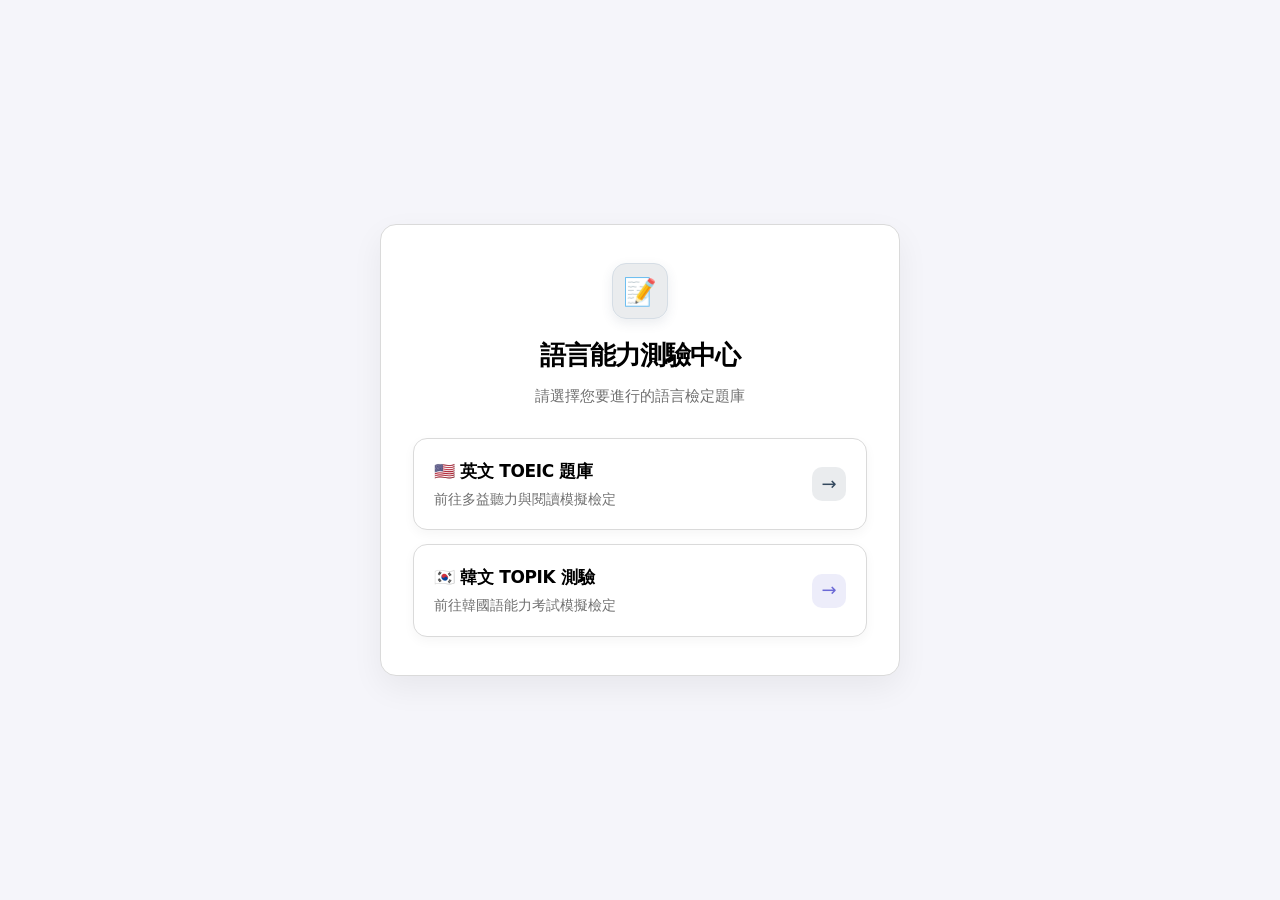
<file: index.html>
<!doctype html>
<html lang="zh-Hant-TW">
<head>
  <meta charset="utf-8">
  <meta name="viewport" content="width=device-width, initial-scale=1">
  <title>測驗網站</title>

  <style>
    :root {
      --bg: #f5f5fa;
      --card: #ffffff;
      --text: #000000;
      --muted: #707070;
      --border: #dadada;
      --blue: #34495e;
      --blue-soft: rgba(52, 73, 94, .10);
      --purple: #6b69d6;
      --purple-soft: rgba(107, 105, 214, .12);
    }
    * { box-sizing: border-box; margin: 0; padding: 0; }
    body {
      font-family: Inter, ui-sans-serif, system-ui, -apple-system, BlinkMacSystemFont, "Segoe UI", "Noto Sans TC", sans-serif;
      background: var(--bg);
      min-height: 100vh;
      display: flex;
      align-items: center;
      justify-content: center;
      padding: 24px;
      color: var(--text);
      line-height: 1.6;
      -webkit-font-smoothing: antialiased;
    }
    main {
      width: 100%;
      max-width: 520px;
      background: var(--card);
      border: 1px solid var(--border);
      border-radius: 16px;
      padding: 38px 32px;
      box-shadow: 0 12px 32px rgba(0, 0, 0, 0.06);
    }
    .header { text-align: center; margin-bottom: 30px; }
    .icon-badge {
      display: inline-flex;
      align-items: center;
      justify-content: center;
      width: 56px;
      height: 56px;
      background: var(--blue-soft);
      border: 1px solid #d5dde5;
      border-radius: 14px;
      font-size: 27px;
      margin-bottom: 16px;
      box-shadow: 0 4px 12px rgba(52,73,94,.10);
    }
    h1 { font-size: 26px; font-weight: 800; letter-spacing: -.04em; margin-bottom: 7px; }
    p.subtitle { color: var(--muted); font-size: 15px; }
    .links { display: flex; flex-direction: column; gap: 14px; }
    .link-button {
      display: flex;
      align-items: center;
      justify-content: space-between;
      padding: 19px 20px;
      color: var(--text);
      text-decoration: none;
      border: 1px solid var(--border);
      border-radius: 14px;
      background: #fff;
      box-shadow: 0 4px 12px rgba(0,0,0,.04);
      transition: transform .2s ease, box-shadow .2s ease, border-color .2s ease, background .2s ease;
    }
    .link-button:hover { transform: translateY(-2px); box-shadow: 0 10px 24px rgba(0,0,0,.08); }
    .english:hover { border-color: #bdc3c7; background: #f7f8fa; }
    .korean:hover { border-color: #c9c8ee; background: #f8f8fc; }
    .button-content { display: flex; flex-direction: column; gap: 3px; }
    .button-title { font-size: 17px; font-weight: 750; letter-spacing: -.02em; }
    .button-description { color: var(--muted); font-size: 14px; font-weight: 400; }
    .arrow-icon {
      display: grid;
      place-items: center;
      flex: 0 0 34px;
      height: 34px;
      margin-left: 14px;
      border-radius: 10px;
      color: var(--blue);
      background: var(--blue-soft);
      font-size: 18px;
      transition: transform .2s ease;
    }
    .korean .arrow-icon { color: var(--purple); background: var(--purple-soft); }
    .link-button:hover .arrow-icon { transform: translateX(3px); }
    .link-button:focus-visible { outline: 3px solid rgba(52,73,94,.28); outline-offset: 3px; }
    @media (max-width: 560px) { main { padding: 30px 20px; } .link-button { padding: 17px 16px; } }
    @media (prefers-color-scheme: dark) {
      :root { --bg: #303030; --card: #424242; --text: rgba(255,255,255,.9); --muted: rgba(255,255,255,.7); --border: rgba(255,255,255,.12); --blue: #ecf0f1; --blue-soft: rgba(236,240,241,.12); --purple: #bdc3c7; --purple-soft: rgba(189,195,199,.14); }
      .link-button { background: #424242; }
      .english:hover { background: #4b4b4b; border-color: #717171; }
      .korean:hover { background: #4b4b4b; border-color: #717171; }
      .icon-badge { border-color: rgba(255,255,255,.16); }
    }
  </style>
</head>

<body>
  <main>
    <div class="header">
      <div class="icon-badge">📝</div>
      <h1>語言能力測驗中心</h1>
      <p class="subtitle">請選擇您要進行的語言檢定題庫</p>
    </div>

    <div class="links">
      <a href="./english_toeic/" class="link-button english">
        <div class="button-content">
          <span class="button-title">🇺🇸 英文 TOEIC 題庫</span>
          <span class="button-description">前往多益聽力與閱讀模擬檢定</span>
        </div>
        <span class="arrow-icon">→</span>
      </a>

      <a href="./korean_topik/" class="link-button korean">
        <div class="button-content">
          <span class="button-title">🇰🇷 韓文 TOPIK 測驗</span>
          <span class="button-description">前往韓國語能力考試模擬檢定</span>
        </div>
        <span class="arrow-icon">→</span>
      </a>
    </div>
  </main>
</body>
</html>
</file>
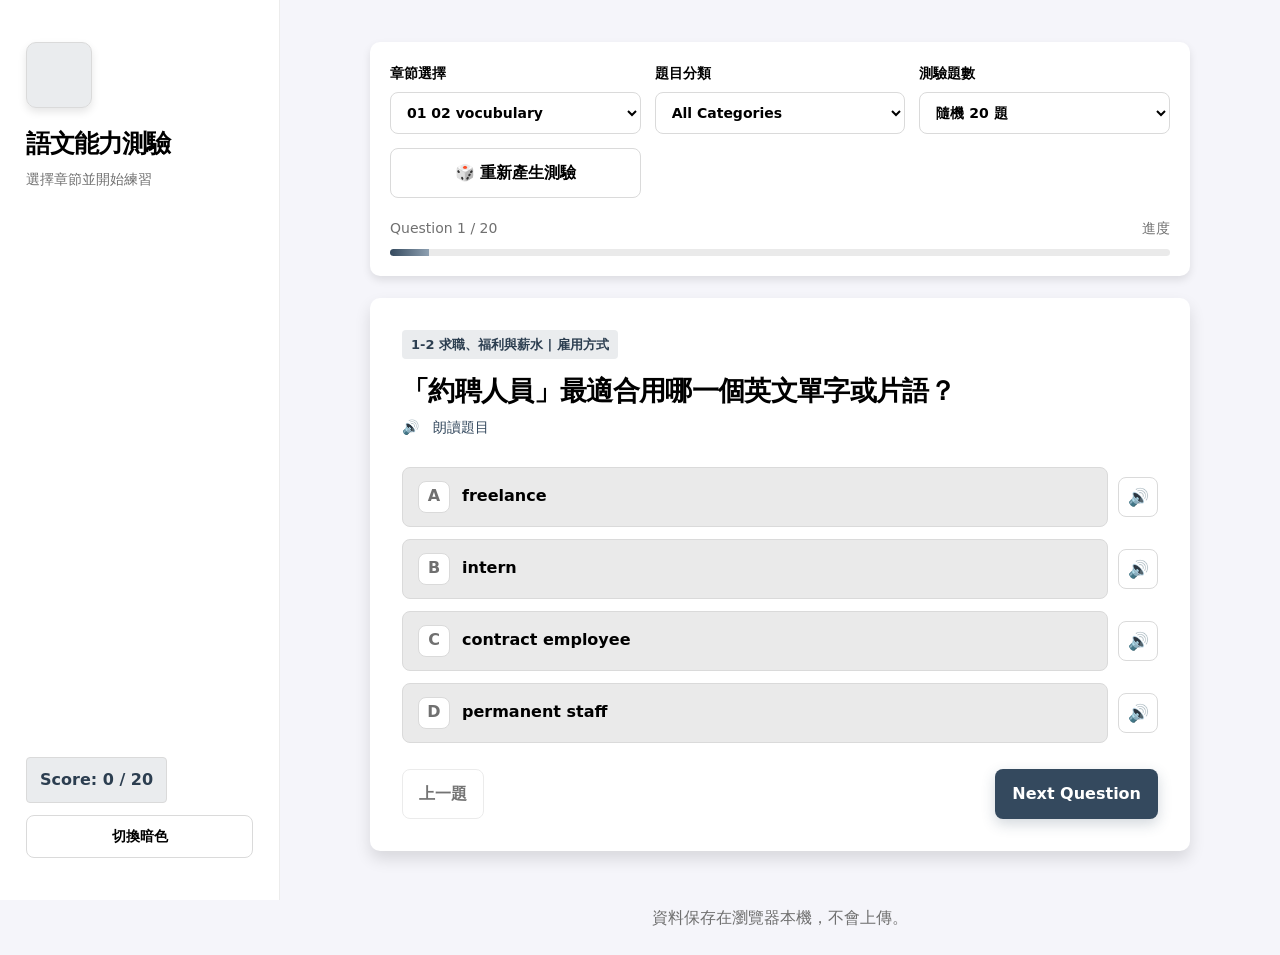
<file: english_toeic/index.html>
<!doctype html>
<html lang="zh-Hant-TW">

<head>
    <meta charset="utf-8">
    <meta name="viewport" content="width=device-width,initial-scale=1">
    <title>語文能力測驗</title>
    <link rel="stylesheet" href="src/styles.css?v=5016681a2cf4b2ed54492978387fc57acb209581">
</head>
<body>
    <header class="header">
        <div class="header-inner">
            <h1>語文能力測驗</h1>
            <div id="score" class="badge">得分：0 / 0</div>
        </div>
    </header>
    <main class="container">
        <section class="panel">
            <div class="controls"><label class="field">章節選擇<select id="chapter">
                        <option value="all">全部章節</option>
                    </select></label><label class="field">題目分類<select id="category">
                        <option value="all">全部分類</option>
                    </select></label><label class="field">測驗題數<select id="size">
                        <option value="20">隨機 20 題</option>
                        <option value="40">隨機 40 題</option>
                        <option value="all">全部題目</option>
                    </select></label><button class="secondary" onclick="makeQuiz()">🎲 重新產生測驗</button></div>
            <div class="progress-meta"><span id="counter">載入中</span><span>進度</span></div>
            <div class="progress">
                <div id="bar"></div>
            </div>
        </section>
        <section id="quiz" class="card"><span id="tag" class="tag"></span>
            <h2 id="question">載入中...</h2>
            <div class="question-toolbar"><span id="speak-question" class="speak-link" role="button" tabindex="0">🔊　朗讀題目</span></div>
            <div id="options" class="options"></div>
            <div id="explanation" class="explanation hidden"></div>
            <div class="nav"><button id="prev" class="secondary" onclick="move(-1)">上一題</button><button id="next"
                    class="primary" onclick="move(1)">下一題</button></div>
        </section>
        <section id="result" class="card result hidden">
            <div style="font-size:52px">🏆</div>
            <h2>測驗完成</h2>
            <div id="final" class="score"></div>
            <p id="summary"></p><button class="primary" onclick="makeQuiz()">再練習一次</button>
        </section>
    </main>
    <footer>資料保存在瀏覽器本機，不會上傳。</footer>
    <div id="loader-status" style="text-align:center;padding:12px;color:#64748b">正在載入語文題庫...</div>
    <script src="src/chapter-loader.js"></script>
  <script src="src/theme.js?v=5016681a2cf4b2ed54492978387fc57acb209581"></script>
</body>
</html>
</file>
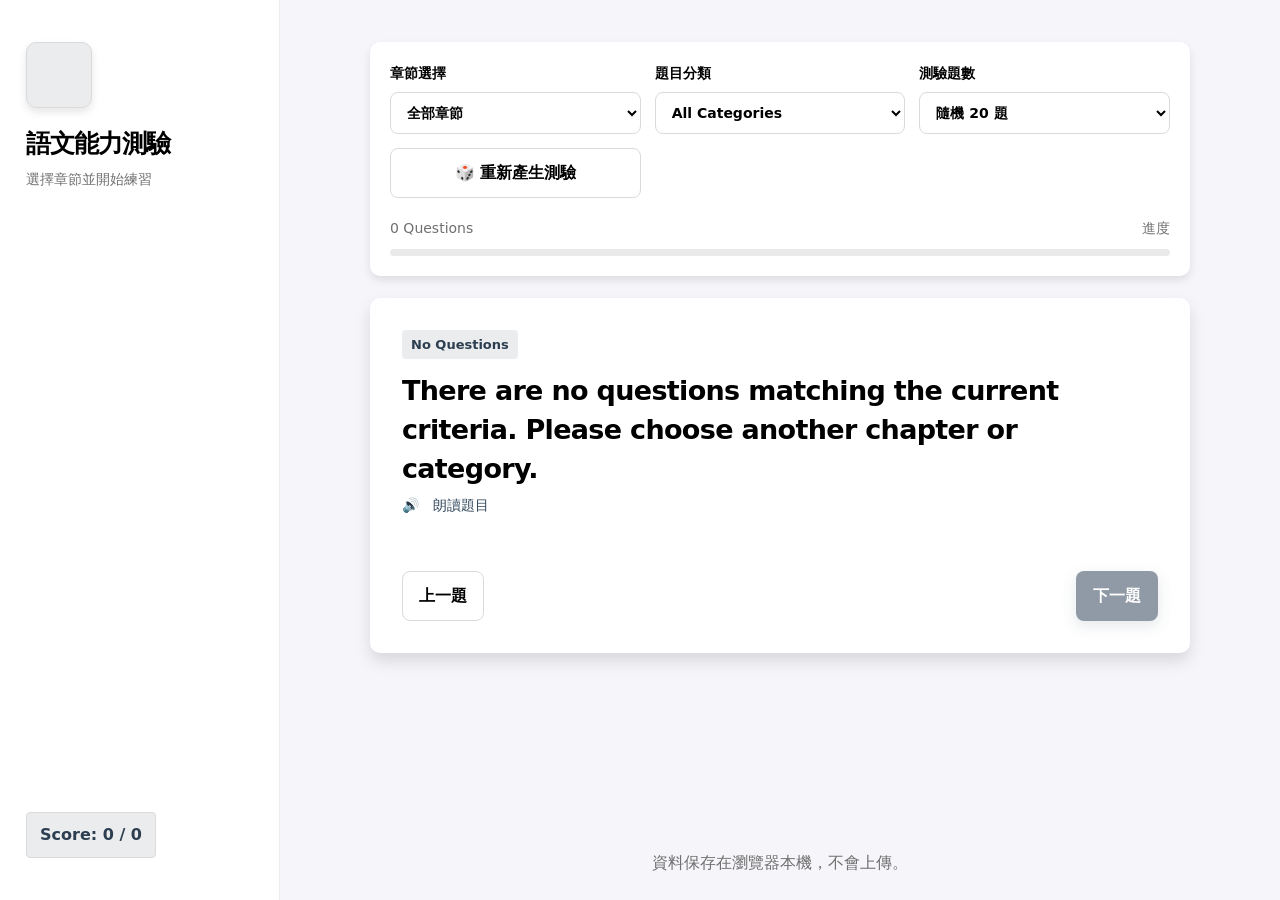
<file: quiz.html>
<!doctype html>
<html lang="zh-Hant-TW">

<head>
    <meta charset="utf-8">
    <meta name="viewport" content="width=device-width,initial-scale=1">
    <title>語文能力測驗</title>
    <link rel="stylesheet" href="src/styles.css">
</head>
<body>
    <header class="header">
        <div class="header-inner">
            <h1>語文能力測驗</h1>
            <div id="score" class="badge">得分：0 / 0</div>
        </div>
    </header>
    <main class="container">
        <section class="panel">
            <div class="controls"><label class="field">章節選擇<select id="chapter">
                        <option value="all">全部章節</option>
                    </select></label><label class="field">題目分類<select id="category">
                        <option value="all">全部分類</option>
                    </select></label><label class="field">測驗題數<select id="size">
                        <option value="20">隨機 20 題</option>
                        <option value="40">隨機 40 題</option>
                        <option value="all">全部題目</option>
                    </select></label><button class="secondary" onclick="makeQuiz()">🎲 重新產生測驗</button></div>
            <div class="progress-meta"><span id="counter">載入中</span><span>進度</span></div>
            <div class="progress">
                <div id="bar"></div>
            </div>
        </section>
        <section id="quiz" class="card"><span id="tag" class="tag"></span>
            <h2 id="question">載入中...</h2>
            <div class="question-toolbar"><span id="speak-question" class="speak-link" role="button" tabindex="0">🔊　朗讀題目</span></div>
            <div id="options" class="options"></div>
            <div id="explanation" class="explanation hidden"></div>
            <div class="nav"><button id="prev" class="secondary" onclick="move(-1)">上一題</button><button id="next"
                    class="primary" onclick="move(1)">下一題</button></div>
        </section>
        <section id="result" class="card result hidden">
            <div style="font-size:52px">🏆</div>
            <h2>測驗完成</h2>
            <div id="final" class="score"></div>
            <p id="summary"></p><button class="primary" onclick="makeQuiz()">再練習一次</button>
        </section>
    </main>
    <footer>資料保存在瀏覽器本機，不會上傳。</footer>
    <div id="loader-status" style="text-align:center;padding:12px;color:#64748b">正在載入語文題庫...</div>
    <script src="src/chapter-loader.js"></script>
</body>
</html>
</file>
<file: english_toeic/src/styles.css>
:root {
  color-scheme: light;
  --theme-color: #34495e;
  --theme-color-dark: #2c3e50;
  --accent-soft: rgba(52, 73, 94, .10);
  --body-background: #f5f5fa;
  --card-background: #ffffff;
  --card-background-selected: #eaeaea;
  --text-primary: #000000;
  --text-secondary: #707070;
  --border-color: rgba(218, 218, 218, .5);
  --control-border-color: #dadada;
  --focus-ring: rgba(52, 73, 94, .24);
  --primary-text: #ffffff;
  --sidebar-width: 280px;
  --content-width: 820px;
  --shadow-l1: 0 4px 8px rgba(0, 0, 0, .10);
  --shadow-l2: 0 8px 16px rgba(0, 0, 0, .12);
  --radius-card: 10px;
  --radius-control: 8px;
}

* { box-sizing: border-box; }

html { background: var(--body-background); }

body {
  margin: 0;
  min-height: 100vh;
  display: grid;
  grid-template-columns: var(--sidebar-width) minmax(0, 1fr);
  grid-template-rows: minmax(0, 1fr) auto;
  font-family: Inter, ui-sans-serif, system-ui, -apple-system, BlinkMacSystemFont, "Segoe UI", "Noto Sans TC", sans-serif;
  color: var(--text-primary);
  background: var(--body-background);
  line-height: 1.65;
  -webkit-font-smoothing: antialiased;
}

/* Left profile/sidebar, inspired by Stack's calm card-based visual language. */
.header {
  grid-column: 1;
  grid-row: 1 / -1;
  position: sticky;
  top: 0;
  height: 100vh;
  padding: 42px 26px;
  background: var(--card-background);
  border-right: 1px solid var(--border-color);
}

.header-inner {
  width: 100%;
  height: 100%;
  display: flex;
  flex-direction: column;
  align-items: flex-start;
}

.header-inner::before {
  content: "";
  display: grid;
  place-items: center;
  width: 64px;
  height: 64px;
  margin-bottom: 20px;
  border: 1px solid var(--control-border-color);
  border-radius: var(--radius-card);
  background: var(--accent-soft);
  box-shadow: var(--shadow-l1);
  font-size: 29px;
}

.header h1 {
  margin: 0;
  font-size: 25px;
  line-height: 1.3;
  letter-spacing: -0.04em;
}

.header h1::after {
  content: "選擇章節並開始練習";
  display: block;
  margin-top: 9px;
  color: var(--text-secondary);
  font-size: 14px;
  font-weight: 500;
  letter-spacing: 0;
}

.badge {
  margin-top: auto;
  padding: 9px 13px;
  color: var(--theme-color-dark);
  background: var(--accent-soft);
  border: 1px solid var(--control-border-color);
  border-radius: 4px;
  white-space: nowrap;
  font-weight: 800;
}

.container {
  grid-column: 2;
  grid-row: 1;
  width: min(100%, calc(var(--content-width) + 48px));
  margin: 0 auto;
  padding: 42px 24px 54px;
}

.panel,
.card {
  background: var(--card-background);
  border: 0;
  border-radius: var(--radius-card);
  box-shadow: var(--shadow-l1);
}

.panel {
  padding: 20px;
  margin-bottom: 22px;
}

.card {
  padding: 32px;
  box-shadow: var(--shadow-l2);
}

.controls {
  display: grid;
  grid-template-columns: repeat(3, minmax(0, 1fr));
  gap: 14px;
}

.controls > button { align-self: end; }

.field {
  display: grid;
  gap: 7px;
  color: var(--text-primary);
  font-size: 14px;
  font-weight: 800;
}

select,
button { font: inherit; }

select {
  width: 100%;
  padding: 11px 12px;
  color: var(--text-primary);
  background: var(--card-background);
  border: 1px solid var(--control-border-color);
  border-radius: var(--radius-control);
}

button {
  padding: 11px 16px;
  cursor: pointer;
  border: 1px solid transparent;
  border-radius: var(--radius-control);
  font-weight: 800;
  transition: transform .18s ease, box-shadow .18s ease, background .18s ease;
}

button:hover:not(:disabled) { transform: translateY(-1px); }
button:disabled { cursor: not-allowed; opacity: .55; }
button:focus-visible,
select:focus-visible {
  outline: 3px solid var(--focus-ring);
  outline-offset: 2px;
}

.primary {
  color: var(--primary-text);
  background: var(--theme-color);
  box-shadow: 0 5px 14px rgba(52, 73, 94, .22);
}

.primary:hover:not(:disabled) { background: var(--theme-color-dark); }

.secondary {
  color: var(--text-primary);
  background: var(--card-background);
  border-color: var(--control-border-color);
}

.secondary:hover:not(:disabled) { background: var(--card-background-selected); }

.progress-meta {
  display: flex;
  justify-content: space-between;
  margin-top: 19px;
  color: var(--text-secondary);
  font-size: 14px;
}

.progress {
  height: 7px;
  margin-top: 8px;
  overflow: hidden;
  background: #eaeaea;
  border-radius: 999px;
}

.progress div {
  width: 0;
  height: 100%;
  background: linear-gradient(90deg, var(--theme-color), #8ea0b1);
  transition: width .25s ease;
}

.tag {
  display: inline-block;
  margin-bottom: 12px;
  padding: 4px 9px;
  color: var(--theme-color-dark);
  background: var(--accent-soft);
  border-radius: 4px;
  font-size: 13px;
  font-weight: 800;
}

.passage {
  margin: 0 0 24px;
  padding: 22px 24px;
  color: var(--text-primary);
  background: var(--body-background);
  border: 1px solid var(--control-border-color);
  border-left: 4px solid var(--theme-color);
  border-radius: var(--radius-control);
  line-height: 1.8;
  white-space: normal;
}

.passage-title {
  margin: 0 0 12px;
  font-size: 18px;
  line-height: 1.4;
}

.passage p { margin: 0; }
.passage p + p { margin-top: 12px; }

.card h2 {
  margin: 0;
  font-size: clamp(21px, 3vw, 27px);
  line-height: 1.45;
  letter-spacing: -0.025em;
}

.option-row {
  display: grid;
  grid-template-columns: 1fr auto;
  gap: 10px;
  align-items: center;
}

.opt-text { white-space: normal; }

.speak-btn {
  flex: 0 0 auto;
  width: 40px;
  height: 40px;
  padding: 0;
  display: inline-grid;
  place-items: center;
  font-size: 17px;
  color: var(--text-primary);
  background: var(--card-background);
  border: 1px solid var(--control-border-color);
  border-radius: var(--radius-control);
  cursor: pointer;
  transition: background .15s ease, border-color .15s ease;
}
.speak-btn:hover { background: var(--accent-soft); border-color: var(--theme-color-dark); }

.question-toolbar { margin: 4px 0 18px; }

.speak-link {
  display: inline-flex;
  align-items: center;
  gap: 6px;
  font-size: 14px;
  cursor: pointer;
  color: var(--theme-color);
  user-select: none;
}
.speak-link:hover { text-decoration: underline; }

.speak-passage {
  display: inline-block;
  margin: 0 0 14px;
  font-size: 13px;
  cursor: pointer;
  color: var(--theme-color);
  background: var(--card-background);
  border: 1px solid var(--control-border-color);
  border-radius: var(--radius-control);
  padding: 5px 10px;
}
.speak-passage:hover { background: var(--accent-soft); border-color: var(--theme-color-dark); }

.options {
  display: grid;
  gap: 12px;
  margin: 26px 0;
}

.option {
  display: flex;
  align-items: center;
  gap: 12px;
  width: 100%;
  padding: 13px 15px;
  color: var(--text-primary);
  text-align: left;
  background: var(--card-background-selected);
  border-color: var(--control-border-color);
}

.option:hover:not(:disabled) {
  background: var(--accent-soft);
  border-color: var(--theme-color-dark);
}

.letter {
  display: inline-grid;
  place-items: center;
  flex: 0 0 32px;
  height: 32px;
  color: var(--text-secondary);
  background: var(--card-background);
  border: 1px solid var(--control-border-color);
  border-radius: var(--radius-control);
}

.correct { color: #166534; background: #ecfdf5 !important; border-color: #bbf7d0 !important; }
.wrong { color: #9f1239; background: #fff1f2 !important; border-color: #fecdd3 !important; }
.explanation { padding: 14px 16px; border-left: 4px solid currentColor; border-radius: 10px; line-height: 1.7; }
.good { color: #166534; background: #f0fdf4; }
.bad { color: #9a3412; background: #fff7ed; }
.nav { display: flex; justify-content: space-between; gap: 12px; margin-top: 26px; }
.result { text-align: center; }
.score { color: var(--theme-color); font-size: 44px; font-weight: 900; letter-spacing: -.04em; }
.hidden { display: none; }

footer,
#loader-status {
  grid-column: 2;
  grid-row: 2;
  padding: 0 24px 24px;
  color: var(--text-secondary);
  text-align: center;
}

@media (max-width: 900px) {
  :root { --sidebar-width: 220px; }
  .header { padding: 34px 22px; }
  .controls { grid-template-columns: repeat(2, minmax(0, 1fr)); }
}

@media (max-width: 700px) {
  body {
    display: block;
  }

  .header {
    position: static;
    height: auto;
    padding: 20px 18px;
    border-right: 0;
    border-bottom: 1px solid var(--border-color);
  }

  .header-inner {
    display: grid;
    grid-template-columns: auto 1fr;
    grid-template-rows: auto auto;
    column-gap: 14px;
    align-items: center;
  }

  .header-inner::before {
    grid-column: 1;
    grid-row: 1 / span 2;
    width: 48px;
    height: 48px;
    margin: 0;
    border-radius: var(--radius-card);
    font-size: 23px;
  }

  .header h1 { grid-column: 2; font-size: 20px; }
  .header h1::after { display: none; }
  .badge { grid-column: 2; margin: 3px 0 0; padding: 0; background: transparent; border: 0; font-size: 13px; }
  .container { width: 100%; padding: 20px 16px 36px; }
  .card { padding: 23px 18px; }
  footer, #loader-status { padding: 0 16px 20px; }
}

@media (max-width: 520px) {
  .controls { grid-template-columns: 1fr; }
}

/* Theme switch */
.theme-toggle {
  display: inline-flex;
  align-items: center;
  justify-content: center;
  gap: 8px;
  width: 100%;
  margin-top: 12px;
  padding: 9px 12px;
  color: var(--text-primary);
  background: var(--card-background);
  border: 1px solid var(--control-border-color);
  border-radius: var(--radius-control);
  box-shadow: none;
  font-size: 14px;
}

.theme-toggle:hover:not(:disabled) {
  background: var(--card-background-selected);
}

.theme-toggle-icon {
  font-size: 17px;
  line-height: 1;
}

/* Explicit dark mode. The selected theme is controlled by html[data-theme]. */
html[data-theme="dark"] {
  color-scheme: dark;
  --theme-color: #ecf0f1;
  --theme-color-dark: #bdc3c7;
  --accent-soft: rgba(236, 240, 241, .12);
  --body-background: #303030;
  --card-background: #424242;
  --card-background-selected: rgba(255, 255, 255, .16);
  --text-primary: rgba(255, 255, 255, .9);
  --text-secondary: rgba(255, 255, 255, .7);
  --border-color: rgba(255, 255, 255, .12);
  --control-border-color: rgba(255, 255, 255, .18);
  --focus-ring: rgba(236, 240, 241, .24);
  --primary-text: #000000;
  --shadow-l1: 0 4px 8px rgba(0, 0, 0, .24);
  --shadow-l2: 0 8px 16px rgba(0, 0, 0, .28);
}

html[data-theme="dark"] .header,
html[data-theme="dark"] select,
html[data-theme="dark"] .secondary,
html[data-theme="dark"] .letter,
html[data-theme="dark"] .speak-btn,
html[data-theme="dark"] .theme-toggle {
  background: var(--card-background);
}

html[data-theme="dark"] .header {
  border-right-color: var(--border-color);
}

html[data-theme="dark"] .header-inner::before {
  background: rgba(236, 240, 241, .12);
  border-color: rgba(255, 255, 255, .16);
}

html[data-theme="dark"] .badge,
html[data-theme="dark"] .tag {
  color: #ecf0f1;
  background: rgba(236, 240, 241, .12);
  border-color: rgba(255, 255, 255, .16);
}

html[data-theme="dark"] .field,
html[data-theme="dark"] .option,
html[data-theme="dark"] .secondary {
  color: rgba(255, 255, 255, .9);
}

html[data-theme="dark"] select,
html[data-theme="dark"] .secondary,
html[data-theme="dark"] .letter,
html[data-theme="dark"] .speak-btn,
html[data-theme="dark"] .theme-toggle {
  color: rgba(255, 255, 255, .9);
  border-color: var(--control-border-color);
}

html[data-theme="dark"] .secondary:hover:not(:disabled),
html[data-theme="dark"] .option:hover:not(:disabled),
html[data-theme="dark"] .speak-btn:hover,
html[data-theme="dark"] .speak-passage:hover,
html[data-theme="dark"] .theme-toggle:hover:not(:disabled) {
  background: var(--card-background-selected);
  border-color: var(--control-border-color);
}

html[data-theme="dark"] .progress {
  background: var(--card-background-selected);
}

html[data-theme="dark"] .correct {
  color: #bbf7d0;
  background: #143b2a !important;
  border-color: #23734b !important;
}

html[data-theme="dark"] .wrong {
  color: #fecdd3;
  background: #4a1d2b !important;
  border-color: #8d3551 !important;
}

html[data-theme="dark"] .good {
  color: #bbf7d0;
  background: #143b2a;
}

html[data-theme="dark"] .bad {
  color: #fed7aa;
  background: #4a2a14;
}

@media (max-width: 700px) {
  .theme-toggle {
    grid-column: 2;
    width: max-content;
    margin-top: 8px;
    padding: 6px 10px;
  }

  html[data-theme="dark"] .header {
    border-bottom-color: var(--border-color);
  }
}
</file>
<file: src/styles.css>
:root {
  color-scheme: light;
  --theme-color: #34495e;
  --theme-color-dark: #2c3e50;
  --accent-soft: rgba(52, 73, 94, .10);
  --body-background: #f5f5fa;
  --card-background: #ffffff;
  --card-background-selected: #eaeaea;
  --text-primary: #000000;
  --text-secondary: #707070;
  --border-color: rgba(218, 218, 218, .5);
  --control-border-color: #dadada;
  --focus-ring: rgba(52, 73, 94, .24);
  --primary-text: #ffffff;
  --sidebar-width: 280px;
  --content-width: 820px;
  --shadow-l1: 0 4px 8px rgba(0, 0, 0, .10);
  --shadow-l2: 0 8px 16px rgba(0, 0, 0, .12);
  --radius-card: 10px;
  --radius-control: 8px;
}

* { box-sizing: border-box; }

html { background: var(--body-background); }

body {
  margin: 0;
  min-height: 100vh;
  display: grid;
  grid-template-columns: var(--sidebar-width) minmax(0, 1fr);
  grid-template-rows: minmax(0, 1fr) auto;
  font-family: Inter, ui-sans-serif, system-ui, -apple-system, BlinkMacSystemFont, "Segoe UI", "Noto Sans TC", sans-serif;
  color: var(--text-primary);
  background: var(--body-background);
  line-height: 1.65;
  -webkit-font-smoothing: antialiased;
}

/* Left profile/sidebar, inspired by Stack's calm card-based visual language. */
.header {
  grid-column: 1;
  grid-row: 1 / -1;
  position: sticky;
  top: 0;
  height: 100vh;
  padding: 42px 26px;
  background: var(--card-background);
  border-right: 1px solid var(--border-color);
}

.header-inner {
  width: 100%;
  height: 100%;
  display: flex;
  flex-direction: column;
  align-items: flex-start;
}

.header-inner::before {
  content: "";
  display: grid;
  place-items: center;
  width: 64px;
  height: 64px;
  margin-bottom: 20px;
  border: 1px solid var(--control-border-color);
  border-radius: var(--radius-card);
  background: var(--accent-soft);
  box-shadow: var(--shadow-l1);
  font-size: 29px;
}

.header h1 {
  margin: 0;
  font-size: 25px;
  line-height: 1.3;
  letter-spacing: -0.04em;
}

.header h1::after {
  content: "選擇章節並開始練習";
  display: block;
  margin-top: 9px;
  color: var(--text-secondary);
  font-size: 14px;
  font-weight: 500;
  letter-spacing: 0;
}

.badge {
  margin-top: auto;
  padding: 9px 13px;
  color: var(--theme-color-dark);
  background: var(--accent-soft);
  border: 1px solid var(--control-border-color);
  border-radius: 4px;
  white-space: nowrap;
  font-weight: 800;
}

.container {
  grid-column: 2;
  grid-row: 1;
  width: min(100%, calc(var(--content-width) + 48px));
  margin: 0 auto;
  padding: 42px 24px 54px;
}

.panel,
.card {
  background: var(--card-background);
  border: 0;
  border-radius: var(--radius-card);
  box-shadow: var(--shadow-l1);
}

.panel {
  padding: 20px;
  margin-bottom: 22px;
}

.card {
  padding: 32px;
  box-shadow: var(--shadow-l2);
}

.controls {
  display: grid;
  grid-template-columns: repeat(3, minmax(0, 1fr));
  gap: 14px;
}

.controls > button { align-self: end; }

.field {
  display: grid;
  gap: 7px;
  color: var(--text-primary);
  font-size: 14px;
  font-weight: 800;
}

select,
button { font: inherit; }

select {
  width: 100%;
  padding: 11px 12px;
  color: var(--text-primary);
  background: var(--card-background);
  border: 1px solid var(--control-border-color);
  border-radius: var(--radius-control);
}

button {
  padding: 11px 16px;
  cursor: pointer;
  border: 1px solid transparent;
  border-radius: var(--radius-control);
  font-weight: 800;
  transition: transform .18s ease, box-shadow .18s ease, background .18s ease;
}

button:hover:not(:disabled) { transform: translateY(-1px); }
button:disabled { cursor: not-allowed; opacity: .55; }
button:focus-visible,
select:focus-visible {
  outline: 3px solid var(--focus-ring);
  outline-offset: 2px;
}

.primary {
  color: var(--primary-text);
  background: var(--theme-color);
  box-shadow: 0 5px 14px rgba(52, 73, 94, .22);
}

.primary:hover:not(:disabled) { background: var(--theme-color-dark); }

.secondary {
  color: var(--text-primary);
  background: var(--card-background);
  border-color: var(--control-border-color);
}

.secondary:hover:not(:disabled) { background: var(--card-background-selected); }

.progress-meta {
  display: flex;
  justify-content: space-between;
  margin-top: 19px;
  color: var(--text-secondary);
  font-size: 14px;
}

.progress {
  height: 7px;
  margin-top: 8px;
  overflow: hidden;
  background: #eaeaea;
  border-radius: 999px;
}

.progress div {
  width: 0;
  height: 100%;
  background: linear-gradient(90deg, var(--theme-color), #8ea0b1);
  transition: width .25s ease;
}

.tag {
  display: inline-block;
  margin-bottom: 12px;
  padding: 4px 9px;
  color: var(--theme-color-dark);
  background: var(--accent-soft);
  border-radius: 4px;
  font-size: 13px;
  font-weight: 800;
}

.passage {
  margin: 0 0 24px;
  padding: 22px 24px;
  color: var(--text-primary);
  background: var(--body-background);
  border: 1px solid var(--control-border-color);
  border-left: 4px solid var(--theme-color);
  border-radius: var(--radius-control);
  line-height: 1.8;
  white-space: normal;
}

.passage-title {
  margin: 0 0 12px;
  font-size: 18px;
  line-height: 1.4;
}

.passage p { margin: 0; }
.passage p + p { margin-top: 12px; }

.card h2 {
  margin: 0;
  font-size: clamp(21px, 3vw, 27px);
  line-height: 1.45;
  letter-spacing: -0.025em;
}

.option-row {
  display: grid;
  grid-template-columns: 1fr auto;
  gap: 10px;
  align-items: center;
}

.opt-text { white-space: normal; }

.speak-btn {
  flex: 0 0 auto;
  width: 40px;
  height: 40px;
  padding: 0;
  display: inline-grid;
  place-items: center;
  font-size: 17px;
  color: var(--text-primary);
  background: var(--card-background);
  border: 1px solid var(--control-border-color);
  border-radius: var(--radius-control);
  cursor: pointer;
  transition: background .15s ease, border-color .15s ease;
}
.speak-btn:hover { background: var(--accent-soft); border-color: var(--theme-color-dark); }

.question-toolbar { margin: 4px 0 18px; }

.speak-link {
  display: inline-flex;
  align-items: center;
  gap: 6px;
  font-size: 14px;
  cursor: pointer;
  color: var(--theme-color);
  user-select: none;
}
.speak-link:hover { text-decoration: underline; }

.speak-passage {
  display: inline-block;
  margin: 0 0 14px;
  font-size: 13px;
  cursor: pointer;
  color: var(--theme-color);
  background: var(--card-background);
  border: 1px solid var(--control-border-color);
  border-radius: var(--radius-control);
  padding: 5px 10px;
}
.speak-passage:hover { background: var(--accent-soft); border-color: var(--theme-color-dark); }

.options {
  display: grid;
  gap: 12px;
  margin: 26px 0;
}

.option {
  display: flex;
  align-items: center;
  gap: 12px;
  width: 100%;
  padding: 13px 15px;
  color: var(--text-primary);
  text-align: left;
  background: var(--card-background-selected);
  border-color: var(--control-border-color);
}

.option:hover:not(:disabled) {
  background: var(--accent-soft);
  border-color: var(--theme-color-dark);
}

.letter {
  display: inline-grid;
  place-items: center;
  flex: 0 0 32px;
  height: 32px;
  color: var(--text-secondary);
  background: var(--card-background);
  border: 1px solid var(--control-border-color);
  border-radius: var(--radius-control);
}

.correct { color: #166534; background: #ecfdf5 !important; border-color: #bbf7d0 !important; }
.wrong { color: #9f1239; background: #fff1f2 !important; border-color: #fecdd3 !important; }
.explanation { padding: 14px 16px; border-left: 4px solid currentColor; border-radius: 10px; line-height: 1.7; }
.good { color: #166534; background: #f0fdf4; }
.bad { color: #9a3412; background: #fff7ed; }
.nav { display: flex; justify-content: space-between; gap: 12px; margin-top: 26px; }
.result { text-align: center; }
.score { color: var(--theme-color); font-size: 44px; font-weight: 900; letter-spacing: -.04em; }
.hidden { display: none; }

footer,
#loader-status {
  grid-column: 2;
  grid-row: 2;
  padding: 0 24px 24px;
  color: var(--text-secondary);
  text-align: center;
}

@media (max-width: 900px) {
  :root { --sidebar-width: 220px; }
  .header { padding: 34px 22px; }
  .controls { grid-template-columns: repeat(2, minmax(0, 1fr)); }
}

@media (max-width: 700px) {
  body {
    display: block;
  }

  .header {
    position: static;
    height: auto;
    padding: 20px 18px;
    border-right: 0;
    border-bottom: 1px solid var(--border-color);
  }

  .header-inner {
    display: grid;
    grid-template-columns: auto 1fr;
    grid-template-rows: auto auto;
    column-gap: 14px;
    align-items: center;
  }

  .header-inner::before {
    grid-column: 1;
    grid-row: 1 / span 2;
    width: 48px;
    height: 48px;
    margin: 0;
    border-radius: var(--radius-card);
    font-size: 23px;
  }

  .header h1 { grid-column: 2; font-size: 20px; }
  .header h1::after { display: none; }
  .badge { grid-column: 2; margin: 3px 0 0; padding: 0; background: transparent; border: 0; font-size: 13px; }
  .container { width: 100%; padding: 20px 16px 36px; }
  .card { padding: 23px 18px; }
  footer, #loader-status { padding: 0 16px 20px; }
}

@media (max-width: 520px) {
  .controls { grid-template-columns: 1fr; }
}

/* Theme switch */
.theme-toggle {
  display: inline-flex;
  align-items: center;
  justify-content: center;
  gap: 8px;
  width: 100%;
  margin-top: 12px;
  padding: 9px 12px;
  color: var(--text-primary);
  background: var(--card-background);
  border: 1px solid var(--control-border-color);
  border-radius: var(--radius-control);
  box-shadow: none;
  font-size: 14px;
}

.theme-toggle:hover:not(:disabled) {
  background: var(--card-background-selected);
}

.theme-toggle-icon {
  font-size: 17px;
  line-height: 1;
}

/* Explicit dark mode. The selected theme is controlled by html[data-theme]. */
html[data-theme="dark"] {
  color-scheme: dark;
  --theme-color: #ecf0f1;
  --theme-color-dark: #bdc3c7;
  --accent-soft: rgba(236, 240, 241, .12);
  --body-background: #303030;
  --card-background: #424242;
  --card-background-selected: rgba(255, 255, 255, .16);
  --text-primary: rgba(255, 255, 255, .9);
  --text-secondary: rgba(255, 255, 255, .7);
  --border-color: rgba(255, 255, 255, .12);
  --control-border-color: rgba(255, 255, 255, .18);
  --focus-ring: rgba(236, 240, 241, .24);
  --primary-text: #000000;
  --shadow-l1: 0 4px 8px rgba(0, 0, 0, .24);
  --shadow-l2: 0 8px 16px rgba(0, 0, 0, .28);
}

html[data-theme="dark"] .header,
html[data-theme="dark"] select,
html[data-theme="dark"] .secondary,
html[data-theme="dark"] .letter,
html[data-theme="dark"] .speak-btn,
html[data-theme="dark"] .theme-toggle {
  background: var(--card-background);
}

html[data-theme="dark"] .header {
  border-right-color: var(--border-color);
}

html[data-theme="dark"] .header-inner::before {
  background: rgba(236, 240, 241, .12);
  border-color: rgba(255, 255, 255, .16);
}

html[data-theme="dark"] .badge,
html[data-theme="dark"] .tag {
  color: #ecf0f1;
  background: rgba(236, 240, 241, .12);
  border-color: rgba(255, 255, 255, .16);
}

html[data-theme="dark"] .field,
html[data-theme="dark"] .option,
html[data-theme="dark"] .secondary {
  color: rgba(255, 255, 255, .9);
}

html[data-theme="dark"] select,
html[data-theme="dark"] .secondary,
html[data-theme="dark"] .letter,
html[data-theme="dark"] .speak-btn,
html[data-theme="dark"] .theme-toggle {
  color: rgba(255, 255, 255, .9);
  border-color: var(--control-border-color);
}

html[data-theme="dark"] .secondary:hover:not(:disabled),
html[data-theme="dark"] .option:hover:not(:disabled),
html[data-theme="dark"] .speak-btn:hover,
html[data-theme="dark"] .speak-passage:hover,
html[data-theme="dark"] .theme-toggle:hover:not(:disabled) {
  background: var(--card-background-selected);
  border-color: var(--control-border-color);
}

html[data-theme="dark"] .progress {
  background: var(--card-background-selected);
}

html[data-theme="dark"] .correct {
  color: #bbf7d0;
  background: #143b2a !important;
  border-color: #23734b !important;
}

html[data-theme="dark"] .wrong {
  color: #fecdd3;
  background: #4a1d2b !important;
  border-color: #8d3551 !important;
}

html[data-theme="dark"] .good {
  color: #bbf7d0;
  background: #143b2a;
}

html[data-theme="dark"] .bad {
  color: #fed7aa;
  background: #4a2a14;
}

@media (max-width: 700px) {
  .theme-toggle {
    grid-column: 2;
    width: max-content;
    margin-top: 8px;
    padding: 6px 10px;
  }

  html[data-theme="dark"] .header {
    border-bottom-color: var(--border-color);
  }
}
</file>
